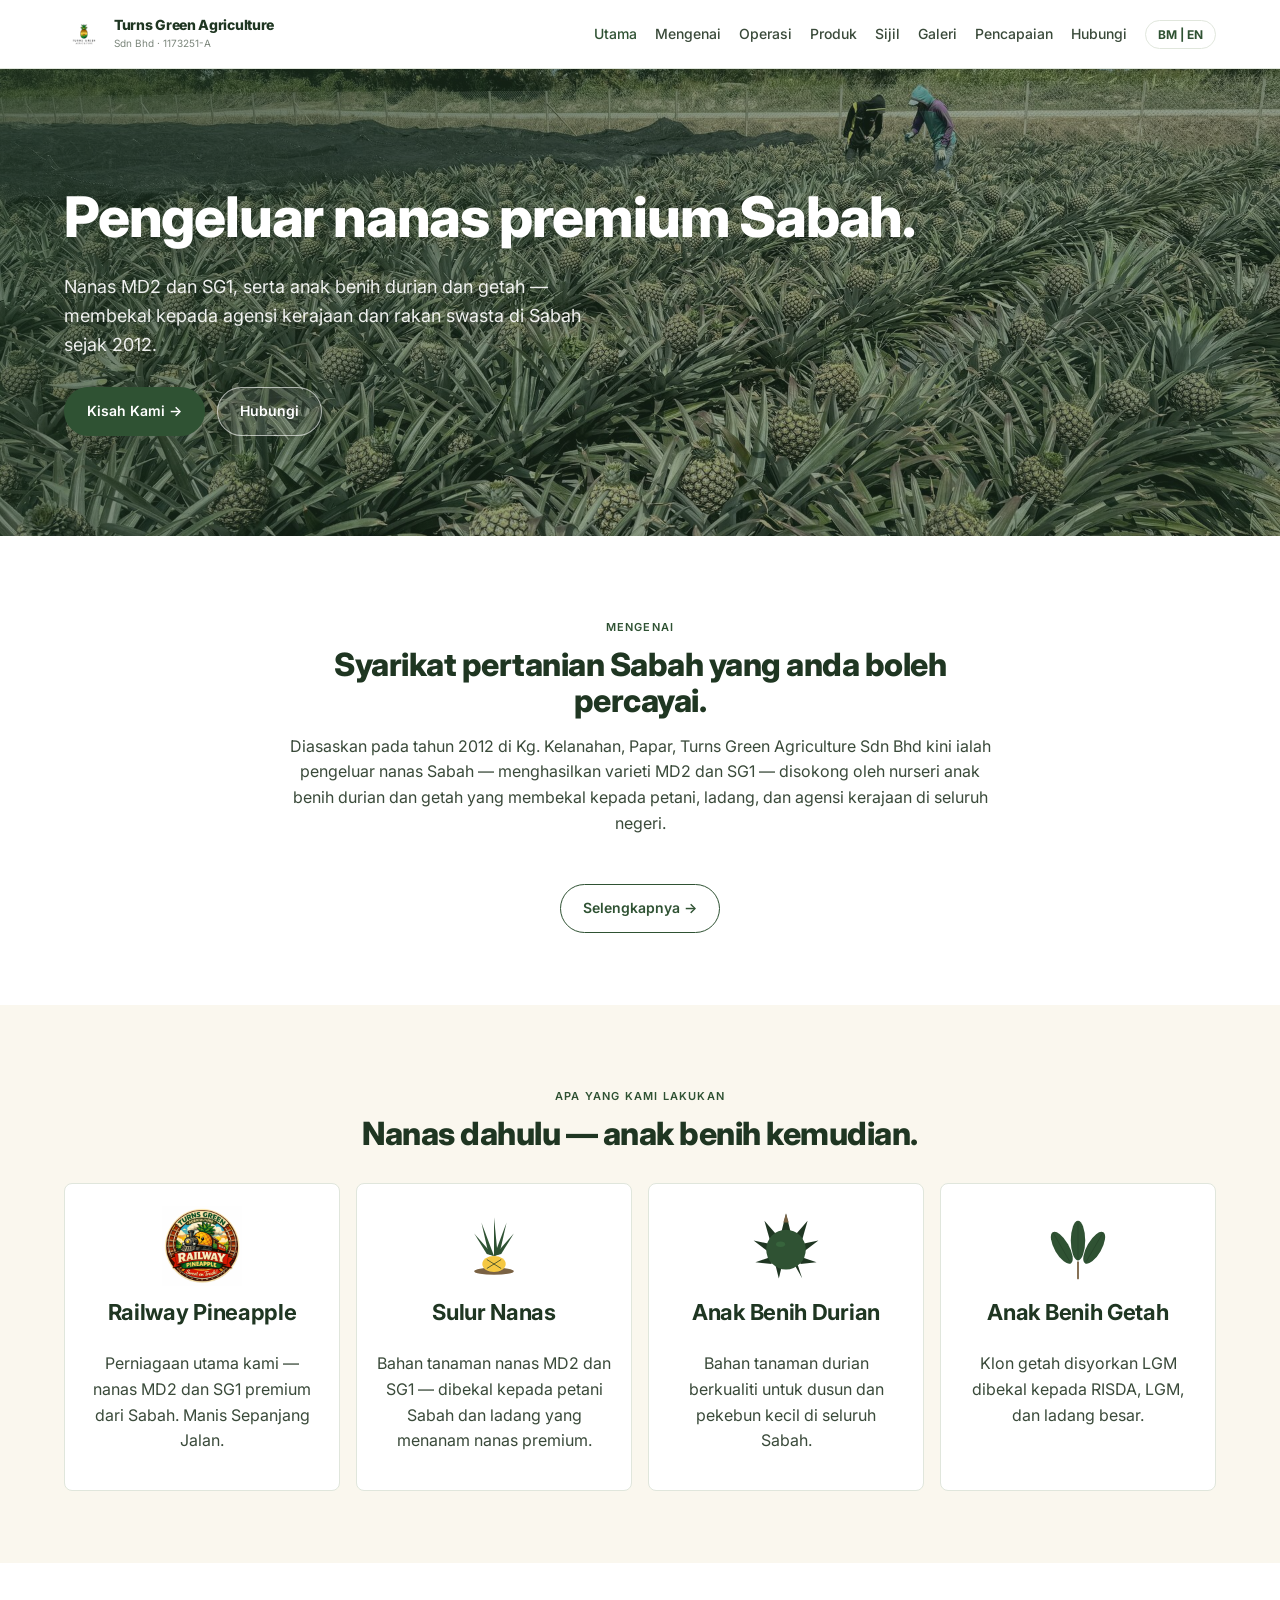
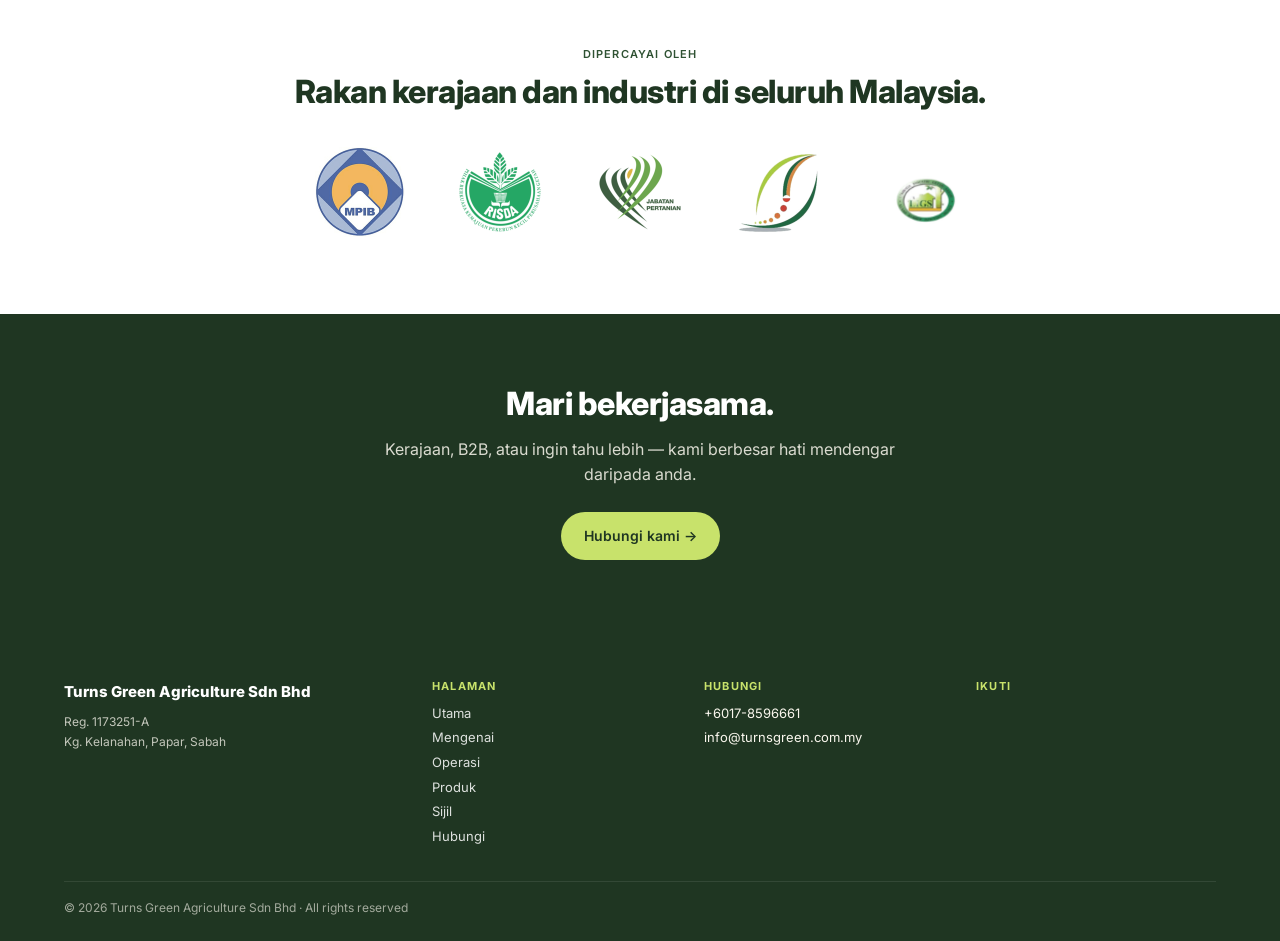
<file: index.html>
<!DOCTYPE html>
<html lang="ms"
      data-title-en="Turns Green Agriculture — Sabah's Premium Pineapple Grower"
      data-title-bm="Turns Green Agriculture — Pengeluar Nanas Premium Sabah"
      data-desc-en="Turns Green Agriculture Sdn Bhd is a Sabah pineapple grower (MD2 and SG1 varieties) with durian and rubber seedling nurseries and agrotourism. Trusted by RISDA, LGM, LPNM, and the Department of Agriculture since 2012."
      data-desc-bm="Turns Green Agriculture Sdn Bhd ialah pengeluar nanas Sabah (varieti MD2 dan SG1) dengan nurseri anak benih durian dan getah serta agropelancongan. Dipercayai oleh RISDA, LGM, LPNM, dan Jabatan Pertanian sejak 2012.">
<head>
  <meta charset="UTF-8">
  <meta name="viewport" content="width=device-width, initial-scale=1">
  <title>Turns Green Agriculture</title>
  <meta name="description" content="Turns Green Agriculture Sdn Bhd">
  <link rel="icon" href="/assets/img/favicon.ico">
  <link rel="apple-touch-icon" href="/assets/img/apple-touch-icon.png">
  <link rel="preconnect" href="https://fonts.googleapis.com">
  <link rel="preconnect" href="https://fonts.gstatic.com" crossorigin>
  <link href="https://fonts.googleapis.com/css2?family=Inter:wght@400;500;600;700;800&display=swap" rel="stylesheet">
  <link rel="stylesheet" href="/assets/css/styles.css">
  <meta property="og:title" content="Turns Green Agriculture">
  <meta property="og:description" content="Sabah's premium pineapple grower since 2012.">
  <meta property="og:image" content="/assets/img/og-image.jpg">
  <meta property="og:type" content="website">
</head>
<body>

<!-- HEADER START - copy from _partials/header.html -->
<header class="site-header">
  <div class="site-header__inner">
    <a class="site-header__brand" href="/">
      <img class="site-header__logo" src="/assets/img/logo.png" alt="Turns Green Agriculture" width="40" height="40">
      <div>
        <div class="site-header__name">Turns Green Agriculture</div>
        <div class="site-header__reg">Sdn Bhd · 1173251-A</div>
      </div>
    </a>
    <button class="site-header__hamburger" aria-label="Menu" aria-expanded="false">&#9776;</button>
    <nav class="site-header__nav" aria-label="Main">
      <a href="/" data-en="Home" data-bm="Utama" aria-current="page">Home</a>
      <a href="/about.html" data-en="About" data-bm="Mengenai">About</a>
      <a href="/operations.html" data-en="Operations" data-bm="Operasi">Operations</a>
      <a href="/products.html" data-en="Products" data-bm="Produk">Products</a>
      <a href="/credentials.html" data-en="Credentials" data-bm="Sijil">Credentials</a>
      <a href="/gallery.html" data-en="Gallery" data-bm="Galeri">Gallery</a>
      <a href="/milestones.html" data-en="Milestones" data-bm="Pencapaian">Milestones</a>
      <a href="/contact.html" data-en="Contact" data-bm="Hubungi">Contact</a>
      <button class="site-header__lang" data-lang-toggle>BM | EN</button>
    </nav>
  </div>
</header>
<!-- HEADER END -->

<main>

  <!-- HERO -->
  <section class="hero">
    <div class="container">
      <h1 class="hero__title"
          data-en="Sabah's premium pineapple grower."
          data-bm="Pengeluar nanas premium Sabah.">Pengeluar nanas premium Sabah.</h1>
      <p class="hero__sub"
         data-en="MD2 and SG1 pineapples, plus durian and rubber seedlings — supplying government and private partners across Sabah since 2012."
         data-bm="Nanas MD2 dan SG1, serta anak benih durian dan getah — membekal kepada agensi kerajaan dan rakan swasta di Sabah sejak 2012.">Nanas MD2 dan SG1, serta anak benih durian dan getah — membekal kepada agensi kerajaan dan rakan swasta di Sabah sejak 2012.</p>
      <div class="hero__ctas">
        <a class="btn btn--primary" href="/about.html" data-en="Our Story →" data-bm="Kisah Kami →">Kisah Kami →</a>
        <a class="btn btn--secondary" href="/contact.html" data-en="Contact" data-bm="Hubungi">Hubungi</a>
      </div>
    </div>
  </section>

  <!-- ABOUT TEASER -->
  <section class="section">
    <div class="container" style="max-width:760px;text-align:center;">
      <p class="label" data-en="About" data-bm="Mengenai">Mengenai</p>
      <h2 data-en="A Sabah-grown agriculture company you can trust." data-bm="Syarikat pertanian Sabah yang anda boleh percayai.">Syarikat pertanian Sabah yang anda boleh percayai.</h2>
      <p data-en="Founded in 2012 in Kg. Kelanahan, Papar, Turns Green Agriculture Sdn Bhd is today a Sabah pineapple grower — producing MD2 and SG1 varieties — supported by durian and rubber seedling nurseries that supply farmers, plantations, and government agencies across the state."
         data-bm="Diasaskan pada tahun 2012 di Kg. Kelanahan, Papar, Turns Green Agriculture Sdn Bhd kini ialah pengeluar nanas Sabah — menghasilkan varieti MD2 dan SG1 — disokong oleh nurseri anak benih durian dan getah yang membekal kepada petani, ladang, dan agensi kerajaan di seluruh negeri.">Diasaskan pada tahun 2012 di Kg. Kelanahan, Papar, Turns Green Agriculture Sdn Bhd kini ialah pengeluar nanas Sabah — menghasilkan varieti MD2 dan SG1 — disokong oleh nurseri anak benih durian dan getah yang membekal kepada petani, ladang, dan agensi kerajaan di seluruh negeri.</p>
      <a class="btn btn--secondary mt-4" href="/about.html" data-en="Read more →" data-bm="Selengkapnya →">Selengkapnya →</a>
    </div>
  </section>

  <!-- WHAT WE DO -->
  <section class="section section--cream">
    <div class="container">
      <p class="label center" data-en="What we do" data-bm="Apa yang kami lakukan">Apa yang kami lakukan</p>
      <h2 class="center" data-en="Pineapple first — seedlings second." data-bm="Nanas dahulu — anak benih kemudian.">Nanas dahulu — anak benih kemudian.</h2>
      <div class="grid-4 mt-4">
        <a class="card wwd-card" href="/products.html#pineapple">
          <div class="wwd-icon">
            <img src="/assets/img/railway-pineapple.png" alt="Railway Pineapple">
          </div>
          <h3 data-en="Railway Pineapple" data-bm="Railway Pineapple">Railway Pineapple</h3>
          <p data-en="Our flagship business — premium MD2 and SG1 pineapples grown in Sabah. Sweet on Track." data-bm="Perniagaan utama kami — nanas MD2 dan SG1 premium dari Sabah. Manis Sepanjang Jalan.">Perniagaan utama kami — nanas MD2 dan SG1 premium dari Sabah. Manis Sepanjang Jalan.</p>
        </a>
        <a class="card wwd-card" href="/products.html#suckers">
          <div class="wwd-icon">
            <svg viewBox="0 0 80 80" width="72" height="72" xmlns="http://www.w3.org/2000/svg" aria-hidden="true">
              <ellipse cx="40" cy="68" rx="22" ry="4" fill="#7A6244"/>
              <ellipse cx="40" cy="60" rx="13" ry="9" fill="#F5C842"/>
              <g stroke="#1F3622" stroke-width="0.8" fill="none">
                <line x1="32" y1="55" x2="48" y2="65"/>
                <line x1="32" y1="65" x2="48" y2="55"/>
              </g>
              <g fill="#2F5233">
                <path d="M40 51 L26 14 L34 49 Z"/>
                <path d="M40 51 L40 8 L44 49 Z"/>
                <path d="M40 51 L54 14 L46 49 Z"/>
                <path d="M40 51 L18 26 L32 49 Z"/>
                <path d="M40 51 L62 26 L48 49 Z"/>
              </g>
            </svg>
          </div>
          <h3 data-en="Pineapple Suckers" data-bm="Sulur Nanas">Sulur Nanas</h3>
          <p data-en="MD2 and SG1 pineapple planting material — supplied to Sabah farmers and plantations growing premium pineapple." data-bm="Bahan tanaman nanas MD2 dan SG1 — dibekal kepada petani Sabah dan ladang yang menanam nanas premium.">Bahan tanaman nanas MD2 dan SG1 — dibekal kepada petani Sabah dan ladang yang menanam nanas premium.</p>
        </a>
        <a class="card wwd-card" href="/products.html#durian">
          <div class="wwd-icon">
            <svg viewBox="0 0 80 80" width="72" height="72" xmlns="http://www.w3.org/2000/svg" aria-hidden="true">
              <g fill="#1F3622">
                <polygon points="40,4 35,24 45,24"/>
                <polygon points="64,12 50,28 58,33"/>
                <polygon points="76,34 56,38 60,46"/>
                <polygon points="74,58 56,52 56,60"/>
                <polygon points="58,76 48,58 52,58"/>
                <polygon points="32,76 28,60 36,60"/>
                <polygon points="6,58 24,52 24,60"/>
                <polygon points="4,34 24,38 20,46"/>
                <polygon points="16,12 30,28 22,33"/>
              </g>
              <circle cx="40" cy="44" r="22" fill="#2F5233"/>
              <ellipse cx="34" cy="38" rx="5" ry="3" fill="#3a6c40" opacity="0.7"/>
              <path d="M37 14 L40 4 L43 14" fill="#7A6244"/>
            </svg>
          </div>
          <h3 data-en="Durian Seedlings" data-bm="Anak Benih Durian">Anak Benih Durian</h3>
          <p data-en="Quality durian planting material for orchards and smallholders across Sabah." data-bm="Bahan tanaman durian berkualiti untuk dusun dan pekebun kecil di seluruh Sabah.">Bahan tanaman durian berkualiti untuk dusun dan pekebun kecil di seluruh Sabah.</p>
        </a>
        <a class="card wwd-card" href="/products.html#rubber">
          <div class="wwd-icon">
            <svg viewBox="0 0 80 80" width="72" height="72" xmlns="http://www.w3.org/2000/svg" aria-hidden="true">
              <line x1="40" y1="76" x2="40" y2="58" stroke="#7A6244" stroke-width="2" stroke-linecap="round"/>
              <ellipse cx="40" cy="34" rx="8" ry="22" fill="#2F5233"/>
              <ellipse cx="22" cy="42" rx="8" ry="20" fill="#2F5233" transform="rotate(-30 22 42)"/>
              <ellipse cx="58" cy="42" rx="8" ry="20" fill="#2F5233" transform="rotate(30 58 42)"/>
              <line x1="40" y1="14" x2="40" y2="56" stroke="#1F3622" stroke-width="0.6" opacity="0.6"/>
              <line x1="22" y1="22" x2="22" y2="60" stroke="#1F3622" stroke-width="0.6" opacity="0.6" transform="rotate(-30 22 42)"/>
              <line x1="58" y1="22" x2="58" y2="60" stroke="#1F3622" stroke-width="0.6" opacity="0.6" transform="rotate(30 58 42)"/>
            </svg>
          </div>
          <h3 data-en="Rubber Seedlings" data-bm="Anak Benih Getah">Anak Benih Getah</h3>
          <p data-en="LGM-recommended rubber clones supplied to RISDA, LGM, and large plantations." data-bm="Klon getah disyorkan LGM dibekal kepada RISDA, LGM, dan ladang besar.">Klon getah disyorkan LGM dibekal kepada RISDA, LGM, dan ladang besar.</p>
        </a>
      </div>
    </div>
  </section>

  <!-- TRUSTED BY -->
  <section class="section">
    <div class="container center">
      <p class="label" data-en="Trusted by" data-bm="Dipercayai oleh">Dipercayai oleh</p>
      <h2 data-en="Government and industry partners across Malaysia." data-bm="Rakan kerajaan dan industri di seluruh Malaysia.">Rakan kerajaan dan industri di seluruh Malaysia.</h2>
      <div class="partners-row mt-4">
        <div class="partner" title="Lembaga Perindustrian Nanas Malaysia">
          <img src="/assets/img/partners/lpnm.png" alt="Lembaga Perindustrian Nanas Malaysia (LPNM)" loading="lazy">
        </div>
        <div class="partner" title="RISDA">
          <img src="/assets/img/partners/risda.png" alt="Pihak Berkuasa Kemajuan Pekebun Kecil Perusahaan Getah (RISDA)" loading="lazy">
        </div>
        <div class="partner" title="Jabatan Pertanian / Department of Agriculture">
          <img src="/assets/img/partners/doa.png" alt="Jabatan Pertanian / Department of Agriculture Malaysia" loading="lazy">
        </div>
        <div class="partner" title="Lembaga Kemajuan Tanah Negeri Sabah (SLDB)">
          <img src="/assets/img/partners/sldb.png" alt="Lembaga Kemajuan Tanah Negeri Sabah (SLDB)" loading="lazy">
        </div>
        <div class="partner" title="Lembaga Industri Getah Sabah (LIGS)">
          <img src="/assets/img/partners/ligs.png" alt="Lembaga Industri Getah Sabah (LIGS)" loading="lazy">
        </div>
      </div>
    </div>
  </section>

  <!-- CTA -->
  <section class="section section--forest center">
    <div class="container">
      <h2 style="color:#fff;" data-en="Let's work together." data-bm="Mari bekerjasama.">Mari bekerjasama.</h2>
      <p style="opacity:0.85;max-width:560px;margin:0 auto 24px;" data-en="Government, B2B, or curious — we'd love to hear from you." data-bm="Kerajaan, B2B, atau ingin tahu lebih — kami berbesar hati mendengar daripada anda.">Kerajaan, B2B, atau ingin tahu lebih — kami berbesar hati mendengar daripada anda.</p>
      <a class="btn btn--primary" style="background:var(--c-lime);color:var(--c-forest);" href="/contact.html" data-en="Get in touch →" data-bm="Hubungi kami →">Hubungi kami →</a>
    </div>
  </section>

</main>

<!-- FOOTER START - copy from _partials/footer.html -->
<footer class="site-footer">
  <div class="container">
    <div class="site-footer__cols">
      <div>
        <div style="font-weight:800;color:#fff;font-size:15px;">Turns Green Agriculture Sdn Bhd</div>
        <div style="margin-top:8px;font-size:12px;opacity:0.75;line-height:1.6;">
          <div>Reg. 1173251-A</div>
          <div data-en="Kg. Kelanahan, Papar, Sabah" data-bm="Kg. Kelanahan, Papar, Sabah">Kg. Kelanahan, Papar, Sabah</div>
        </div>
      </div>
      <div>
        <h4 data-en="Pages" data-bm="Halaman">Halaman</h4>
        <div style="font-size:13px;line-height:1.9;">
          <div><a href="/" data-en="Home" data-bm="Utama">Utama</a></div>
          <div><a href="/about.html" data-en="About" data-bm="Mengenai">Mengenai</a></div>
          <div><a href="/operations.html" data-en="Operations" data-bm="Operasi">Operasi</a></div>
          <div><a href="/products.html" data-en="Products" data-bm="Produk">Produk</a></div>
          <div><a href="/credentials.html" data-en="Credentials" data-bm="Sijil">Sijil</a></div>
          <div><a href="/contact.html" data-en="Contact" data-bm="Hubungi">Hubungi</a></div>
        </div>
      </div>
      <div>
        <h4 data-en="Contact" data-bm="Hubungi">Hubungi</h4>
        <div style="font-size:13px;line-height:1.9;">
          <div>+6017-8596661</div>
          <div>info@turnsgreen.com.my</div>
        </div>
      </div>
      <div>
        <h4 data-en="Follow" data-bm="Ikuti">Ikuti</h4>
        <div style="font-size:13px;line-height:1.9;" id="footer-social">
          <!-- Filled in Task 14 once social channels are confirmed -->
        </div>
      </div>
    </div>
    <div class="site-footer__bottom">© 2026 Turns Green Agriculture Sdn Bhd · All rights reserved</div>
  </div>
</footer>
<!-- FOOTER END -->

<script src="/assets/js/lang.js"></script>
<script src="/assets/js/nav.js"></script>
</body>
</html>
</file>
<file: assets/css/styles.css>
/* ============================================================
   Turns Green Agriculture — Design System
   ============================================================ */

/* Tokens ---------------------------------------------------- */
:root {
  --c-forest: #1F3622;
  --c-brand:  #2F5233;
  --c-lime:   #C8E26B;
  --c-gold:   #F5C842;
  --c-cream:  #FAF7EE;
  --c-text:   #3A4A3A;
  --c-muted:  #7A857A;
  --c-line:   #E0E6DC;
  --c-white:  #FFFFFF;

  --f-sans: 'Inter', -apple-system, BlinkMacSystemFont, 'Segoe UI', Roboto, sans-serif;

  --r-sm: 6px;
  --r-md: 8px;
  --r-pill: 999px;

  --shadow-card: 0 2px 8px rgba(31,54,34,0.08);
  --shadow-card-hover: 0 6px 16px rgba(31,54,34,0.12);

  --max-w: 1200px;
  --pad-x: 24px;
  --pad-section: 72px;
}

@media (max-width: 768px) {
  :root { --pad-section: 48px; --pad-x: 16px; }
}

/* Reset ----------------------------------------------------- */
*, *::before, *::after { box-sizing: border-box; }
html, body { margin: 0; padding: 0; }
body {
  font-family: var(--f-sans);
  font-weight: 400;
  font-size: 16px;
  line-height: 1.6;
  color: var(--c-text);
  background: var(--c-white);
  -webkit-font-smoothing: antialiased;
  -moz-osx-font-smoothing: grayscale;
}
img { max-width: 100%; height: auto; display: block; }
a { color: var(--c-brand); text-decoration: none; }
a:hover { text-decoration: underline; }

/* Typography ------------------------------------------------ */
h1, h2, h3, h4 {
  color: var(--c-forest);
  margin: 0 0 0.5em;
  letter-spacing: -0.3px;
  line-height: 1.1;
}
h1 { font-size: clamp(28px, 5vw, 44px); font-weight: 800; letter-spacing: -0.8px; }
h2 { font-size: clamp(22px, 3.5vw, 32px); font-weight: 800; letter-spacing: -0.5px; }
h3 { font-size: clamp(18px, 2.5vw, 22px); font-weight: 700; }
h4 { font-size: 16px; font-weight: 700; }

.label {
  font-size: 11px;
  font-weight: 600;
  text-transform: uppercase;
  letter-spacing: 1.2px;
  color: var(--c-brand);
}

/* Layout ---------------------------------------------------- */
.container {
  max-width: var(--max-w);
  margin: 0 auto;
  padding: 0 var(--pad-x);
}

.section { padding: var(--pad-section) 0; }
.section--cream { background: var(--c-cream); }
.section--forest { background: var(--c-forest); color: var(--c-cream); }
.section--forest h1, .section--forest h2, .section--forest h3 { color: var(--c-white); }

/* Buttons --------------------------------------------------- */
.btn {
  display: inline-flex;
  align-items: center;
  gap: 6px;
  padding: 12px 22px;
  font-family: inherit;
  font-size: 14px;
  font-weight: 600;
  border-radius: var(--r-pill);
  border: 1.5px solid transparent;
  cursor: pointer;
  transition: transform 0.15s, box-shadow 0.15s, background 0.15s;
  text-decoration: none;
}
.btn:hover { text-decoration: none; transform: translateY(-1px); }
.btn--primary { background: var(--c-brand); color: var(--c-white); }
.btn--primary:hover { background: var(--c-forest); }
.btn--secondary { background: transparent; color: var(--c-brand); border-color: var(--c-brand); }
.btn--secondary:hover { background: var(--c-brand); color: var(--c-white); }

/* Cards ----------------------------------------------------- */
.card {
  background: var(--c-white);
  border: 1px solid var(--c-line);
  border-radius: var(--r-md);
  padding: 20px;
  transition: box-shadow 0.2s, transform 0.15s;
}
.card:hover { box-shadow: var(--shadow-card-hover); transform: translateY(-2px); }

/* Stats ----------------------------------------------------- */
.stat-num {
  font-size: clamp(32px, 5vw, 48px);
  font-weight: 800;
  color: var(--c-brand);
  line-height: 1;
  letter-spacing: -1px;
}
.stat-lbl { font-size: 13px; color: var(--c-muted); margin-top: 4px; font-weight: 600; }

/* Cert badge ------------------------------------------------ */
.cert-badge {
  display: inline-flex;
  align-items: center;
  gap: 6px;
  padding: 6px 12px;
  background: var(--c-white);
  border: 1px solid var(--c-brand);
  color: var(--c-brand);
  border-radius: var(--r-pill);
  font-size: 12px;
  font-weight: 600;
}
.cert-badge::before { content: "\2713"; }

/* Header ---------------------------------------------------- */
.site-header {
  position: sticky;
  top: 0;
  z-index: 100;
  background: rgba(255,255,255,0.95);
  backdrop-filter: blur(10px);
  border-bottom: 1px solid var(--c-line);
}
.site-header__inner {
  max-width: var(--max-w);
  margin: 0 auto;
  padding: 14px var(--pad-x);
  display: flex;
  align-items: center;
  justify-content: space-between;
  gap: 16px;
}
.site-header__brand { display: flex; align-items: center; gap: 10px; }
.site-header__logo { width: 40px; height: 40px; }
.site-header__name { font-weight: 800; color: var(--c-forest); font-size: 14px; letter-spacing: -0.3px; line-height: 1.1; }
.site-header__reg { font-size: 10px; color: var(--c-muted); margin-top: 2px; }
.site-header__nav { display: flex; align-items: center; gap: 18px; }
.site-header__nav a { font-size: 14px; color: var(--c-text); font-weight: 500; }
.site-header__nav a:hover, .site-header__nav a[aria-current="page"] { color: var(--c-brand); text-decoration: none; }
.site-header__lang {
  background: transparent; border: 1px solid var(--c-line);
  padding: 6px 12px; border-radius: var(--r-pill);
  font-family: inherit; font-size: 12px; font-weight: 700;
  color: var(--c-brand); cursor: pointer;
}
.site-header__lang:hover { background: var(--c-cream); }
.site-header__hamburger { display: none; background: none; border: none; font-size: 24px; cursor: pointer; color: var(--c-forest); }

@media (max-width: 900px) {
  .site-header__nav { display: none; position: absolute; top: 100%; left: 0; right: 0; flex-direction: column; background: var(--c-white); padding: 16px var(--pad-x); border-bottom: 1px solid var(--c-line); gap: 12px; align-items: flex-start; }
  .site-header__nav.is-open { display: flex; }
  .site-header__hamburger { display: block; }
}

/* Footer ---------------------------------------------------- */
.site-footer {
  background: var(--c-forest);
  color: var(--c-cream);
  padding: 48px 0 24px;
}
.site-footer__cols {
  display: grid;
  grid-template-columns: 1.4fr 1fr 1fr 1fr;
  gap: 32px;
}
@media (max-width: 768px) { .site-footer__cols { grid-template-columns: 1fr 1fr; } }
.site-footer h4 { color: var(--c-lime); font-size: 11px; text-transform: uppercase; letter-spacing: 1.2px; margin-bottom: 8px; }
.site-footer a { color: rgba(255,255,255,0.85); }
.site-footer a:hover { color: var(--c-lime); text-decoration: none; }
.site-footer__bottom { margin-top: 32px; padding-top: 16px; border-top: 1px solid rgba(255,255,255,0.15); font-size: 12px; opacity: 0.6; }

/* Hero ------------------------------------------------------ */
.hero {
  padding: 120px 0 100px;
  background:
    linear-gradient(135deg, rgba(31,54,34,0.72) 0%, rgba(31,54,34,0.45) 60%, rgba(31,54,34,0.55) 100%),
    url('/assets/img/photos/hero-pineapple-fields.jpg') center/cover no-repeat;
  color: var(--c-white);
}
.hero h1, .hero__title { color: var(--c-white); }
.hero__title { font-size: clamp(32px, 6vw, 56px); font-weight: 800; letter-spacing: -1.2px; line-height: 1.0; }
.hero__sub { font-size: clamp(15px, 2vw, 18px); color: rgba(255,255,255,0.92); margin-top: 16px; max-width: 560px; }
.hero__ctas { margin-top: 28px; display: flex; gap: 12px; flex-wrap: wrap; }
.hero .btn--secondary { background: rgba(255,255,255,0.1); color: var(--c-white); border-color: rgba(255,255,255,0.6); }
.hero .btn--secondary:hover { background: var(--c-white); color: var(--c-forest); }
@media (max-width: 600px) {
  .hero { padding: 80px 0 60px; }
}

/* Page hero (smaller, used on inner pages) ------------------ */
.page-hero {
  padding: 64px 0;
  background: linear-gradient(135deg, #E8F0E3 0%, var(--c-cream) 100%);
}

/* Stats strip ----------------------------------------------- */
.stats-strip { display: grid; grid-template-columns: repeat(auto-fit, minmax(140px, 1fr)); gap: 24px; }

/* Grid utilities -------------------------------------------- */
.grid-2 { display: grid; grid-template-columns: repeat(auto-fit, minmax(280px, 1fr)); gap: 24px; }
.grid-3 { display: grid; grid-template-columns: repeat(auto-fit, minmax(240px, 1fr)); gap: 20px; }
.grid-4 { display: grid; grid-template-columns: repeat(auto-fit, minmax(200px, 1fr)); gap: 16px; }

/* What-we-do cards (centered) ------------------------------ */
.wwd-card {
  text-align: center;
  text-decoration: none;
  color: inherit;
  display: flex;
  flex-direction: column;
  align-items: center;
}
.wwd-card:hover { text-decoration: none; }
.wwd-icon {
  height: 84px;
  display: flex;
  align-items: center;
  justify-content: center;
  margin-bottom: 12px;
}
.wwd-icon img,
.wwd-icon svg {
  max-height: 80px;
  width: auto;
  display: block;
}

/* Partners row (logo strip) -------------------------------- */
.partners-row {
  display: flex;
  flex-wrap: wrap;
  align-items: center;
  justify-content: center;
  gap: 24px 40px;
}
.partner {
  display: flex;
  align-items: center;
  justify-content: center;
  width: 100px;
  height: 100px;
  flex: 0 0 auto;
}
.partner img {
  max-width: 100%;
  max-height: 100%;
  object-fit: contain;
  filter: grayscale(15%);
  opacity: 0.92;
  transition: filter 0.2s, opacity 0.2s;
}
.partner:hover img { filter: none; opacity: 1; }
@media (max-width: 600px) {
  .partner { width: 72px; height: 72px; }
}

/* Forms ----------------------------------------------------- */
.form-group { margin-bottom: 16px; }
.form-group label { display: block; font-size: 13px; font-weight: 600; color: var(--c-forest); margin-bottom: 6px; }
.form-group input, .form-group textarea, .form-group select {
  width: 100%;
  padding: 10px 12px;
  font-family: inherit;
  font-size: 14px;
  border: 1px solid var(--c-line);
  border-radius: var(--r-sm);
  background: var(--c-white);
}
.form-group input:focus, .form-group textarea:focus { outline: 2px solid var(--c-brand); outline-offset: -1px; }

/* Gallery --------------------------------------------------- */
.gallery-grid { display: grid; grid-template-columns: repeat(auto-fill, minmax(200px, 1fr)); gap: 8px; }
.gallery-item { aspect-ratio: 1 / 1; overflow: hidden; border-radius: var(--r-sm); cursor: pointer; }
.gallery-item img { width: 100%; height: 100%; object-fit: cover; transition: transform 0.3s; }
.gallery-item:hover img { transform: scale(1.05); }
.gallery-filter { padding: 6px 14px; font-size: 12px; }
.gallery-filter.is-active { background: var(--c-brand); color: white; }

/* Lightbox -------------------------------------------------- */
.lightbox-overlay { position: fixed; inset: 0; background: rgba(0,0,0,0.85); z-index: 9999; display: flex; align-items: center; justify-content: center; cursor: pointer; }
.lightbox-overlay img { max-width: 92%; max-height: 92%; object-fit: contain; border-radius: 8px; }

/* Milestones ----------------------------------------------- */
.timeline { display: grid; grid-template-columns: 100px 1fr; gap: 24px; }
@media (max-width: 600px) { .timeline { grid-template-columns: 1fr; } }
.timeline-date { font-weight: 700; color: var(--c-brand); }
.timeline-entry { padding-bottom: 32px; border-bottom: 1px solid var(--c-line); margin-bottom: 32px; }
.timeline-entry:last-child { border-bottom: none; }

/* Utility --------------------------------------------------- */
.sr-only { position: absolute; width: 1px; height: 1px; padding: 0; margin: -1px; overflow: hidden; clip: rect(0,0,0,0); border: 0; }
.center { text-align: center; }
.mt-4 { margin-top: 32px; }
</file>
